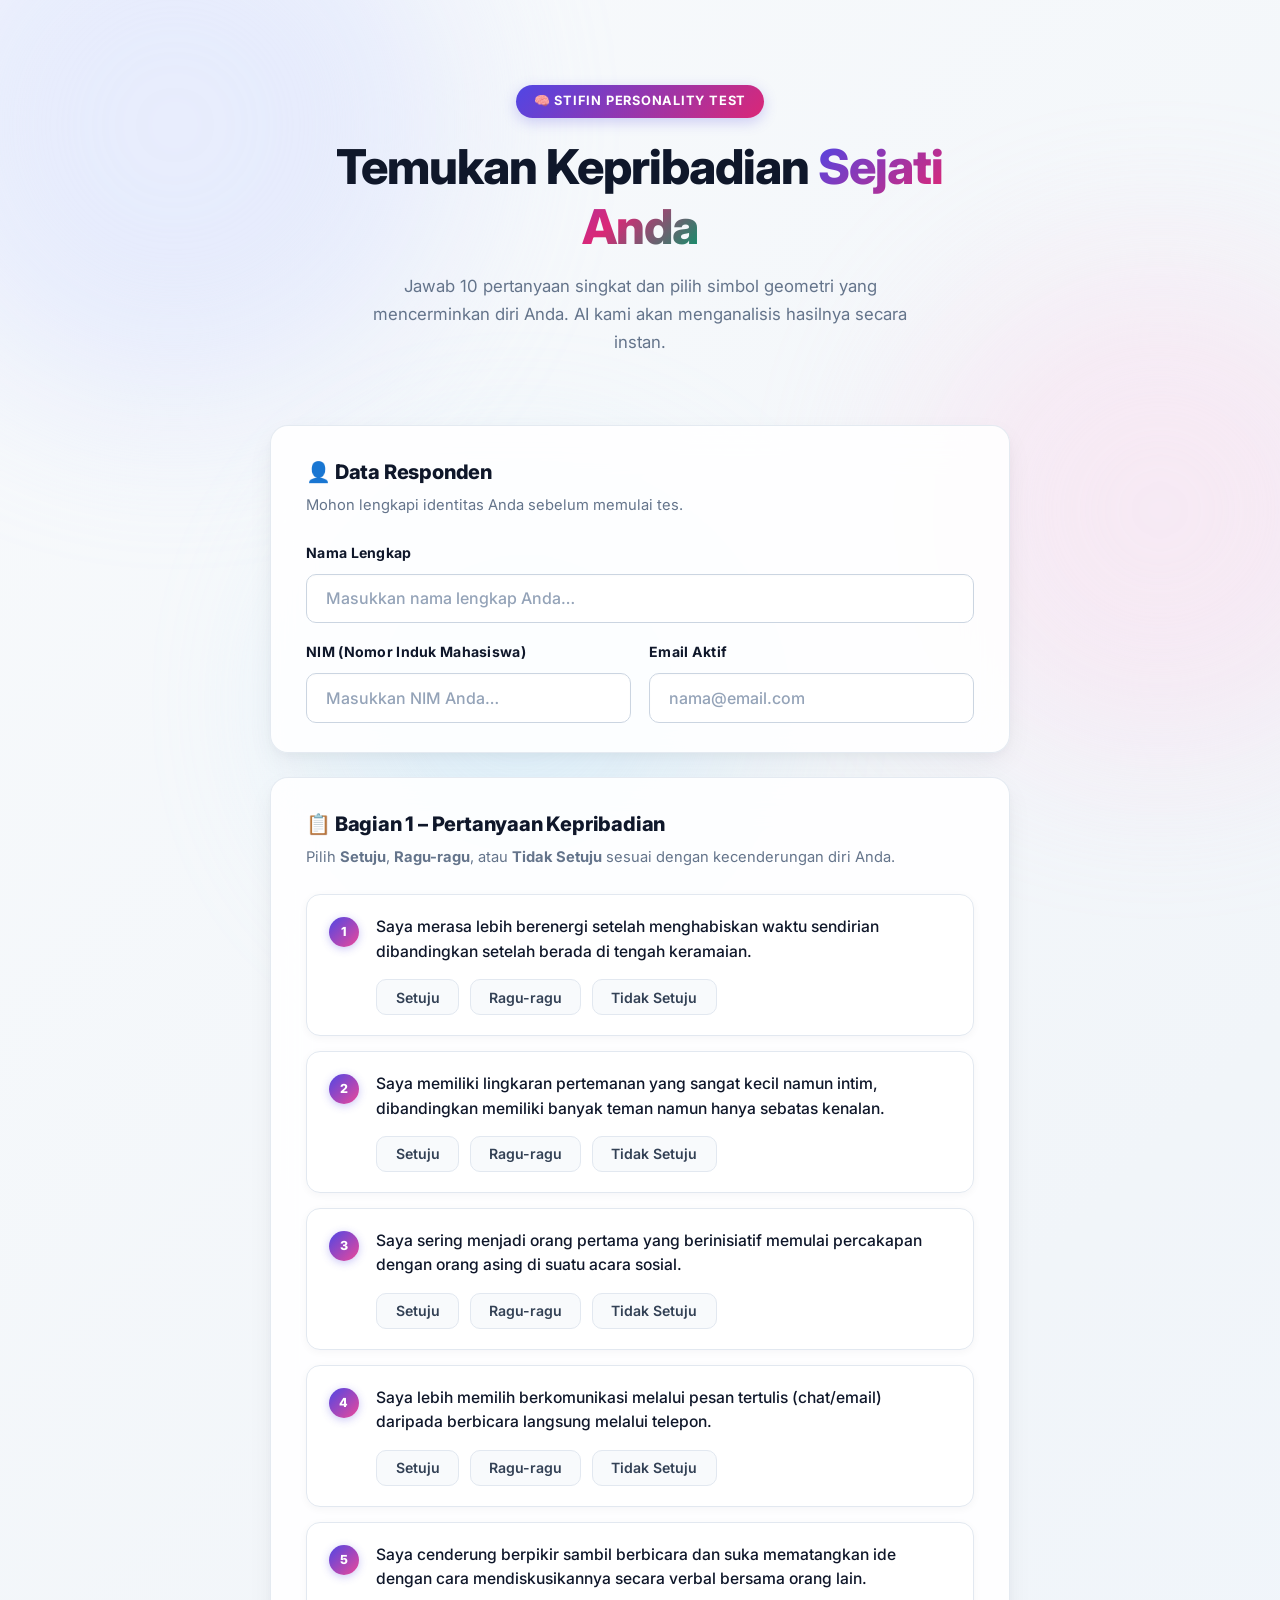
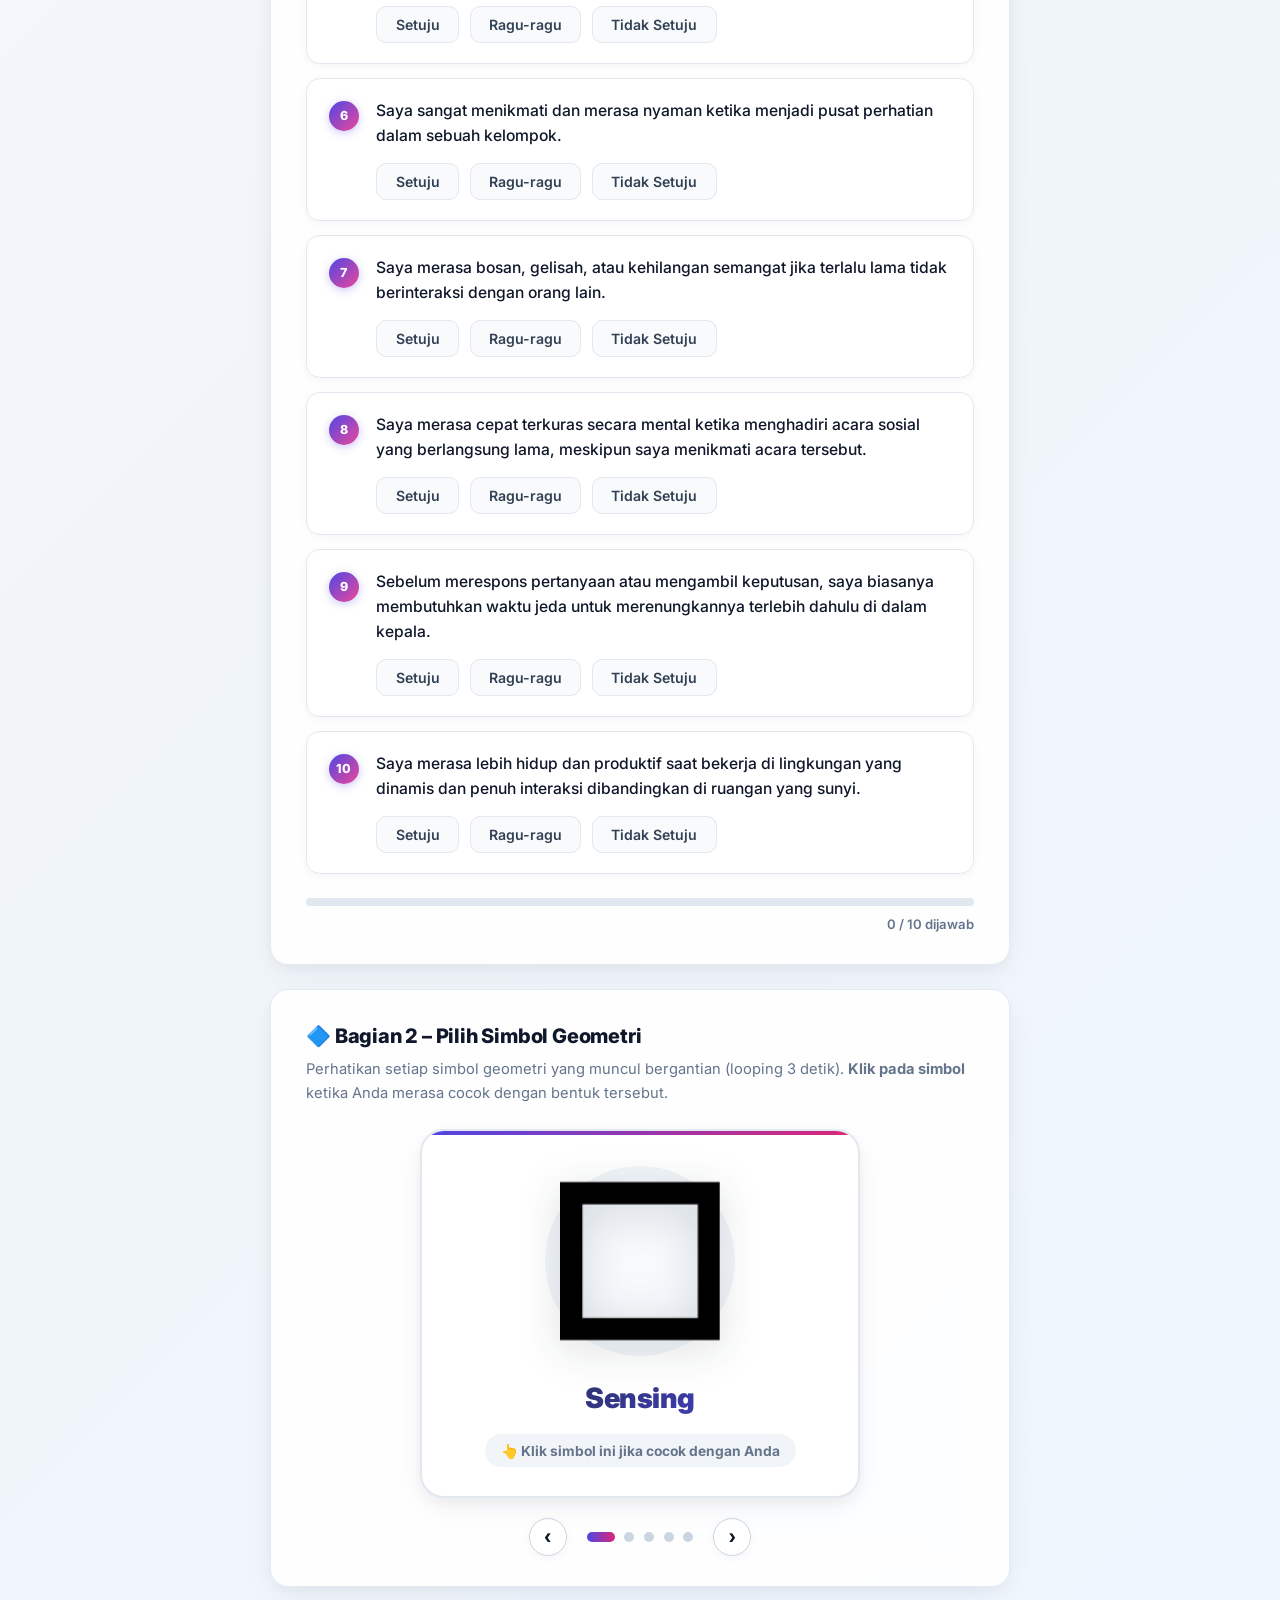
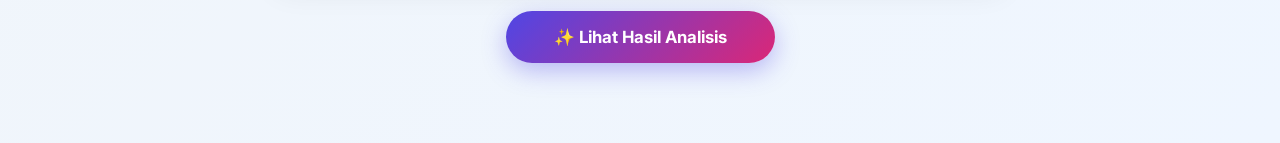
<file: templates/index.html>
<!DOCTYPE html>
<html lang="id">
<head>
  <meta charset="UTF-8" />
  <meta name="viewport" content="width=device-width, initial-scale=1.0" />
  <title>STIFIn – Penilaian Diri Psikologis</title>
  <meta name="description" content="Kenali tipe kepribadian STIFIn Anda melalui kuesioner interaktif berbasis AI." />
  <link rel="preconnect" href="https://fonts.googleapis.com" />
  <link href="https://fonts.googleapis.com/css2?family=Inter:wght@300;400;500;600;700;800&display=swap" rel="stylesheet" />
  <link rel="stylesheet" href="/static/css/style.css" />
</head>
<body>
  <!-- Background orbs -->
  <div class="orb orb-1"></div>
  <div class="orb orb-2"></div>
  <div class="orb orb-3"></div>

  <main class="container">
    <!-- Hero -->
    <header class="hero" id="hero-section">
      <div class="badge">🧠 STIFIn Personality Test</div>
      <h1>Temukan Kepribadian <span class="gradient-text">Sejati Anda</span></h1>
      <p class="subtitle">
        Jawab 10 pertanyaan singkat dan pilih simbol geometri yang mencerminkan diri Anda.
        AI kami akan menganalisis hasilnya secara instan.
      </p>
    </header>

    <!-- Form Data Responden -->
    <section class="card glass" id="card-responden">
      <h2 class="section-title">👤 Data Responden</h2>
      <p class="section-desc">Mohon lengkapi identitas Anda sebelum memulai tes.</p>

      <div class="form-group-wrap">
        <div class="form-field">
          <label class="field-label" for="input-nama">Nama Lengkap</label>
          <input
            type="text"
            id="input-nama"
            class="text-input"
            placeholder="Masukkan nama lengkap Anda…"
            autocomplete="name"
            required
          />
        </div>

        <div class="form-grid-2">
          <div class="form-field">
            <label class="field-label" for="input-nim">NIM (Nomor Induk Mahasiswa)</label>
            <input
              type="text"
              id="input-nim"
              class="text-input"
              placeholder="Masukkan NIM Anda…"
              autocomplete="off"
              required
            />
          </div>

          <div class="form-field">
            <label class="field-label" for="input-email">Email Aktif</label>
            <input
              type="email"
              id="input-email"
              class="text-input"
              placeholder="nama@email.com"
              autocomplete="email"
              required
            />
          </div>
        </div>
      </div>
    </section>

    <!-- Kuesioner 10 Pertanyaan -->
    <section class="card glass" id="card-kuesioner">
      <h2 class="section-title">📋 Bagian 1 – Pertanyaan Kepribadian</h2>
      <p class="section-desc">Pilih <strong>Setuju</strong>, <strong>Ragu-ragu</strong>, atau <strong>Tidak Setuju</strong> sesuai dengan kecenderungan diri Anda.</p>

      <div id="questions-wrapper">
        <!-- Digenerate oleh JavaScript -->
      </div>

      <!-- Progress -->
      <div class="progress-wrapper">
        <div class="progress-bar">
          <div class="progress-fill" id="progress-fill"></div>
        </div>
        <span class="progress-label" id="progress-label">0 / 10 dijawab</span>
      </div>
    </section>

    <!-- Bagian Geometri -->
    <section class="card glass" id="card-geometri">
      <h2 class="section-title">🔷 Bagian 2 – Pilih Simbol Geometri</h2>
      <p class="section-desc">
        Perhatikan setiap simbol geometri yang muncul bergantian (looping 3 detik). 
        <strong>Klik pada simbol</strong> ketika Anda merasa cocok dengan bentuk tersebut.
      </p>

      <div class="geo-showcase-container">
        <!-- Showcase Focus Card -->
        <div class="geo-focus-card" id="geo-focus-card" onclick="pilihGeoCurrent()" role="button" tabindex="0" title="Klik untuk memilih simbol ini">
          <!-- Countdown bar indicator (3 detik) -->
          <div class="geo-timer-track">
            <div class="geo-timer-bar" id="geo-timer-bar"></div>
          </div>

          <div class="geo-focus-img-wrap" id="geo-focus-img-wrap">
            <img id="geo-focus-img" src="/static/images/sensing.png" alt="Sensing" class="geo-focus-img" />
          </div>

          <div class="geo-focus-label" id="geo-focus-label">Sensing</div>

          <div class="geo-focus-status" id="geo-focus-status">
            <span class="status-hint">👆 Klik untuk Memilih Simbol Ini</span>
          </div>
        </div>

        <!-- Controls: Prev, Dots, Next -->
        <div class="geo-nav-controls">
          <button type="button" class="btn-geo-arrow" onclick="prevGeo()" aria-label="Simbol Sebelumnya">‹</button>
          <div class="geo-dot-indicators" id="geo-dot-indicators"></div>
          <button type="button" class="btn-geo-arrow" onclick="nextGeo()" aria-label="Simbol Berikutnya">›</button>
        </div>

        <!-- Feedback badge bila sudah memilih -->
        <div class="geo-choice-summary" id="geo-choice-summary" style="display: none;">
          <span class="choice-icon">✓</span>
          <span class="choice-text" id="geo-choice-text">Simbol Terpilih: Sensing</span>
        </div>
      </div>
    </section>

    <!-- Tombol Submit -->
    <div class="submit-wrapper">
      <button class="btn-submit" id="btn-submit" onclick="submitKuesioner()">
        <span class="btn-text">✨ Lihat Hasil Analisis</span>
        <span class="btn-loader hidden">⏳</span>
      </button>
    </div>
  </main>

  <script src="/static/js/kuesioner.js"></script>
</body>
</html>
</file>
<file: static/css/style.css>
/* ===================================================================
   style.css – STIFIn Penilaian Diri (Tema Light / Terang Modern)
   Design: Modern Clean Light Glassmorphism, Crisp Typography & Gradients
   =================================================================== */

/* ─── Reset & Base ────────────────────────────────────────────────── */
*, *::before, *::after { box-sizing: border-box; margin: 0; padding: 0; }

:root {
  --bg:           #f8fafc;
  --bg-gradient:  linear-gradient(135deg, #f8fafc 0%, #f1f5f9 50%, #eff6ff 100%);
  --surface:      rgba(255, 255, 255, 0.88);
  --surface-card: #ffffff;
  --border:       rgba(226, 232, 240, 0.9);
  --border-focus: #6366f1;
  --text:         #1e293b;
  --text-dark:    #0f172a;
  --muted:        #64748b;
  --introvert:    #7c3aed;   /* deep violet */
  --extrovert:    #db2777;   /* deep rose pink */
  --ambivert:     #059669;   /* deep emerald */
  --accent:       #4f46e5;
  --accent2:      #ec4899;
  --gold:         #d97706;
  --radius:       18px;
  --radius-sm:    10px;
  --shadow-sm:    0 2px 8px rgba(15, 23, 42, 0.04);
  --shadow:       0 10px 30px -5px rgba(15, 23, 42, 0.07), 0 4px 12px rgba(15, 23, 42, 0.03);
  --shadow-hover: 0 16px 36px -4px rgba(15, 23, 42, 0.12);
  --transition:   0.25s cubic-bezier(0.4, 0, 0.2, 1);
}

html { scroll-behavior: smooth; }

body {
  font-family: 'Inter', system-ui, -apple-system, sans-serif;
  background: var(--bg-gradient);
  color: var(--text);
  min-height: 100vh;
  overflow-x: hidden;
  line-height: 1.6;
}

/* ─── Animated Background Orbs (Light Pastel Accents) ─────────────── */
.orb {
  position: fixed;
  border-radius: 50%;
  filter: blur(90px);
  opacity: 0.45;
  pointer-events: none;
  animation: orb-drift 20s ease-in-out infinite alternate;
  z-index: 0;
}
.orb-1 {
  width: 550px; height: 550px;
  background: radial-gradient(circle, #e0e7ff 0%, #c7d2fe 60%, transparent 80%);
  top: -150px; left: -100px;
  animation-duration: 18s;
}
.orb-2 {
  width: 480px; height: 480px;
  background: radial-gradient(circle, #fce7f3 0%, #fbcfe8 60%, transparent 80%);
  top: 30%; right: -120px;
  animation-duration: 24s;
  animation-delay: -6s;
}
.orb-3 {
  width: 400px; height: 400px;
  background: radial-gradient(circle, #e0f2fe 0%, #bae6fd 60%, transparent 80%);
  bottom: 0; left: 25%;
  animation-duration: 20s;
  animation-delay: -10s;
}
@keyframes orb-drift {
  from { transform: translate(0, 0) scale(1); }
  to   { transform: translate(30px, 40px) scale(1.08); }
}

/* ─── Layout ──────────────────────────────────────────────────────── */
.container {
  position: relative;
  z-index: 1;
  max-width: 780px;
  margin: 0 auto;
  padding: 2.5rem 1.25rem 5rem;
  display: flex;
  flex-direction: column;
  gap: 1.5rem;
}
.container.container-hasil {
  max-width: 1000px;
}

/* ─── Glass Card (Light) ──────────────────────────────────────────── */
.card.glass {
  background: var(--surface);
  border: 1px solid var(--border);
  border-radius: var(--radius);
  backdrop-filter: blur(20px);
  -webkit-backdrop-filter: blur(20px);
  padding: 1.85rem 2.2rem;
  box-shadow: var(--shadow);
  animation: slide-up 0.5s ease both;
}
.card.glass:nth-child(2) { animation-delay: 0.1s; }
.card.glass:nth-child(3) { animation-delay: 0.2s; }
.card.glass:nth-child(4) { animation-delay: 0.3s; }

@keyframes slide-up {
  from { opacity: 0; transform: translateY(20px); }
  to   { opacity: 1; transform: translateY(0); }
}

/* ─── Hero Section ───────────────────────────────────────────────── */
.hero {
  text-align: center;
  padding: 2.8rem 1.5rem;
}
.badge {
  display: inline-block;
  background: linear-gradient(135deg, #4f46e5 0%, #db2777 100%);
  color: #ffffff;
  font-size: 0.8rem;
  font-weight: 700;
  letter-spacing: 0.06em;
  padding: 0.4rem 1.15rem;
  border-radius: 999px;
  margin-bottom: 1.2rem;
  text-transform: uppercase;
  box-shadow: 0 4px 14px rgba(79, 70, 229, 0.25);
}
.hero h1 {
  font-size: clamp(2rem, 5vw, 3rem);
  font-weight: 800;
  line-height: 1.25;
  margin-bottom: 1rem;
  color: var(--text-dark);
  letter-spacing: -0.02em;
}
.gradient-text {
  background: linear-gradient(135deg, #4f46e5 0%, #db2777 60%, #059669 100%);
  -webkit-background-clip: text;
  -webkit-text-fill-color: transparent;
  background-clip: text;
}
.subtitle {
  color: var(--muted);
  font-size: 1.05rem;
  max-width: 540px;
  margin: 0 auto;
  line-height: 1.65;
}

/* ─── Section Titles ─────────────────────────────────────────────── */
.section-title {
  font-size: 1.25rem;
  font-weight: 800;
  margin-bottom: 0.4rem;
  color: var(--text-dark);
  letter-spacing: -0.01em;
}
.section-desc {
  font-size: 0.92rem;
  color: var(--muted);
  margin-bottom: 1.5rem;
}

/* ─── Text Input ─────────────────────────────────────────────────── */
.field-label {
  display: block;
  font-size: 0.88rem;
  font-weight: 700;
  color: var(--text-dark);
  margin-bottom: 0.6rem;
  letter-spacing: 0.02em;
}
.text-input {
  width: 100%;
  background: #ffffff;
  border: 1.5px solid #cbd5e1;
  border-radius: var(--radius-sm);
  color: var(--text-dark);
  font-family: inherit;
  font-size: 1rem;
  font-weight: 500;
  padding: 0.85rem 1.15rem;
  outline: none;
  transition: all var(--transition);
  box-shadow: inset 0 1px 2px rgba(15, 23, 42, 0.02);
}
.text-input:focus {
  border-color: var(--accent);
  background: #ffffff;
  box-shadow: 0 0 0 4px rgba(99, 102, 241, 0.15);
}
.text-input::placeholder { color: #94a3b8; }

.form-group-wrap {
  display: flex;
  flex-direction: column;
  gap: 1.15rem;
}
.form-grid-2 {
  display: grid;
  grid-template-columns: 1fr 1fr;
  gap: 1.15rem;
}
@media (max-width: 620px) {
  .form-grid-2 {
    grid-template-columns: 1fr;
  }
}
.form-field {
  display: flex;
  flex-direction: column;
}
.question-item {
  display: flex;
  gap: 1.1rem;
  padding: 1.25rem 1.35rem;
  border-radius: 14px;
  border: 1.5px solid #e2e8f0;
  margin-bottom: 0.9rem;
  background: #ffffff;
  transition: all var(--transition);
  box-shadow: var(--shadow-sm);
}
.question-item:hover {
  border-color: #cbd5e1;
  box-shadow: 0 4px 14px rgba(15, 23, 42, 0.06);
}
.question-item.answered {
  border-color: #a5b4fc;
  background: #fcfaff;
  box-shadow: 0 4px 16px rgba(99, 102, 241, 0.08);
}
.question-number {
  flex-shrink: 0;
  padding-top: 2px;
}
.q-badge {
  display: flex;
  align-items: center;
  justify-content: center;
  width: 30px;
  height: 30px;
  background: linear-gradient(135deg, #4f46e5, #ec4899);
  border-radius: 50%;
  font-size: 0.78rem;
  font-weight: 800;
  color: #ffffff;
  box-shadow: 0 2px 8px rgba(79, 70, 229, 0.3);
}
.question-body { flex: 1; }
.question-text {
  font-size: 0.98rem;
  color: var(--text-dark);
  font-weight: 500;
  margin-bottom: 0.9rem;
  line-height: 1.58;
}

/* ─── Answer Buttons ─────────────────────────────────────────────── */
.btn-group { display: flex; gap: 0.65rem; flex-wrap: wrap; }
.btn-answer {
  cursor: pointer;
  background: #f8fafc;
  border: 1.5px solid #e2e8f0;
  border-radius: 10px;
  color: #334155;
  font-family: inherit;
  font-size: 0.88rem;
  font-weight: 600;
  padding: 0.55rem 1.15rem;
  transition: all var(--transition);
}
.btn-answer:hover {
  background: #f1f5f9;
  border-color: #cbd5e1;
  color: var(--text-dark);
  transform: translateY(-1px);
}
.btn-answer.selected {
  background: linear-gradient(135deg, #4f46e5, #7c3aed);
  border-color: transparent;
  color: #ffffff;
  font-weight: 700;
  box-shadow: 0 4px 14px rgba(79, 70, 229, 0.35);
  transform: translateY(-1px);
}

/* ─── Progress Bar ───────────────────────────────────────────────── */
.progress-wrapper {
  margin-top: 1.5rem;
  display: flex;
  flex-direction: column;
  gap: 0.5rem;
}
.progress-bar {
  height: 8px;
  background: #e2e8f0;
  border-radius: 999px;
  overflow: hidden;
}
.progress-fill {
  height: 100%;
  background: linear-gradient(90deg, #4f46e5, #ec4899);
  border-radius: 999px;
  transition: width 0.4s ease;
  width: 0%;
}
.progress-label {
  font-size: 0.82rem;
  font-weight: 600;
  color: var(--muted);
  text-align: right;
}

/* ─── Geometry Showcase (Single Focus Looping Zoom-In) ────────────── */
.geo-showcase-container {
  display: flex;
  flex-direction: column;
  align-items: center;
  gap: 1.25rem;
  margin-top: 1.2rem;
  user-select: none;
}

.geo-focus-card {
  position: relative;
  width: 100%;
  max-width: 440px;
  background: #ffffff;
  border: 2px solid #e2e8f0;
  border-radius: 24px;
  padding: 2.2rem 1.8rem 1.8rem;
  text-align: center;
  cursor: pointer;
  box-shadow: 0 10px 30px -5px rgba(15, 23, 42, 0.08), 0 4px 12px rgba(15, 23, 42, 0.03);
  transition: all 0.3s cubic-bezier(0.4, 0, 0.2, 1);
  outline: none;
  overflow: hidden;
}

.geo-focus-card:hover {
  border-color: #cbd5e1;
  transform: translateY(-4px);
  box-shadow: 0 16px 36px -4px rgba(15, 23, 42, 0.12);
}

.geo-focus-card.is-selected {
  border-color: #db2777;
  background: linear-gradient(180deg, #ffffff 0%, #fdf2f8 100%);
  box-shadow: 0 0 0 4px rgba(219, 39, 119, 0.2), 0 18px 40px -4px rgba(219, 39, 119, 0.25);
  transform: translateY(-4px) scale(1.01);
}

/* 3-Second Timer Progress Bar */
.geo-timer-track {
  position: absolute;
  top: 0;
  left: 0;
  right: 0;
  height: 4px;
  background: #f1f5f9;
  overflow: hidden;
}

.geo-timer-bar {
  height: 100%;
  width: 0%;
  background: linear-gradient(90deg, #4f46e5, #db2777);
  border-radius: 999px;
}

.geo-timer-bar.running {
  animation: geoTimerRun 3s linear forwards;
}

@keyframes geoTimerRun {
  from { width: 0%; }
  to   { width: 100%; }
}

/* Big Geometry Image & Zoom-in Animation */
.geo-focus-img-wrap {
  width: 190px;
  height: 190px;
  margin: 0 auto 1.25rem;
  display: flex;
  align-items: center;
  justify-content: center;
  background: radial-gradient(circle, #f8fafc 0%, #f1f5f9 70%, transparent 100%);
  border-radius: 50%;
  position: relative;
}

.geo-focus-img {
  width: 160px;
  height: 160px;
  object-fit: contain;
  filter: drop-shadow(0 8px 20px rgba(15, 23, 42, 0.16));
  will-change: transform, opacity;
}

.geo-focus-img.zoom-in {
  animation: geoZoomIn 0.55s cubic-bezier(0.34, 1.56, 0.64, 1) forwards;
}

.geo-focus-label {
  font-size: 1.75rem;
  font-weight: 900;
  letter-spacing: -0.02em;
  color: var(--text-dark);
  margin-bottom: 0.8rem;
  background: linear-gradient(135deg, #1e293b 0%, #4f46e5 100%);
  -webkit-background-clip: text;
  -webkit-text-fill-color: transparent;
  background-clip: text;
}

.geo-focus-card.is-selected .geo-focus-label {
  background: linear-gradient(135deg, #4f46e5 0%, #db2777 100%);
  -webkit-background-clip: text;
  -webkit-text-fill-color: transparent;
  background-clip: text;
}

.geo-focus-label.zoom-in {
  animation: geoLabelIn 0.4s ease forwards;
}

@keyframes geoZoomIn {
  0% {
    opacity: 0;
    transform: scale(0.65);
  }
  65% {
    opacity: 1;
    transform: scale(1.06);
  }
  100% {
    opacity: 1;
    transform: scale(1);
  }
}

@keyframes geoLabelIn {
  0% {
    opacity: 0;
    transform: translateY(10px);
  }
  100% {
    opacity: 1;
    transform: translateY(0);
  }
}

/* Status / Click Hint */
.geo-focus-status {
  margin-top: 0.4rem;
  font-size: 0.86rem;
  font-weight: 700;
  display: flex;
  justify-content: center;
  align-items: center;
}

.status-hint {
  color: var(--muted);
  background: #f1f5f9;
  padding: 0.35rem 1rem;
  border-radius: 999px;
  transition: all var(--transition);
}

.geo-focus-card:hover .status-hint {
  color: #4f46e5;
  background: #eef2ff;
}

.status-selected {
  color: #ffffff;
  background: linear-gradient(135deg, #db2777 0%, #be185d 100%);
  padding: 0.4rem 1.2rem;
  border-radius: 999px;
  box-shadow: 0 4px 12px rgba(219, 39, 119, 0.3);
  animation: badgePop 0.3s ease both;
}

/* Controls: Arrows & Dots */
.geo-nav-controls {
  display: flex;
  align-items: center;
  gap: 1.25rem;
}

.btn-geo-arrow {
  width: 38px;
  height: 38px;
  border-radius: 50%;
  border: 1.5px solid #cbd5e1;
  background: #ffffff;
  color: var(--text-dark);
  font-size: 1.4rem;
  font-weight: 700;
  display: flex;
  align-items: center;
  justify-content: center;
  cursor: pointer;
  transition: all var(--transition);
  box-shadow: var(--shadow-sm);
  line-height: 1;
}

.btn-geo-arrow:hover {
  background: #f8fafc;
  border-color: #4f46e5;
  color: #4f46e5;
  transform: scale(1.08);
}

.geo-dot-indicators {
  display: flex;
  align-items: center;
  gap: 0.6rem;
}

.geo-dot {
  width: 10px;
  height: 10px;
  border-radius: 999px;
  background: #cbd5e1;
  border: none;
  cursor: pointer;
  padding: 0;
  transition: all 0.25s cubic-bezier(0.4, 0, 0.2, 1);
}

.geo-dot:hover {
  background: #94a3b8;
}

.geo-dot.active {
  width: 28px;
  background: linear-gradient(90deg, #4f46e5, #db2777);
}

.geo-dot.chosen:not(.active) {
  background: #db2777;
}

/* Choice Summary Badge */
.geo-choice-summary {
  display: flex;
  align-items: center;
  gap: 0.6rem;
  background: #fdf2f8;
  border: 1.5px solid #fbcfe8;
  color: #be185d;
  font-size: 0.92rem;
  font-weight: 800;
  padding: 0.5rem 1.25rem;
  border-radius: 999px;
  box-shadow: 0 4px 14px rgba(219, 39, 119, 0.15);
}

.choice-icon {
  display: flex;
  align-items: center;
  justify-content: center;
  width: 20px;
  height: 20px;
  background: #db2777;
  color: #ffffff;
  border-radius: 50%;
  font-size: 0.72rem;
  font-weight: 900;
}

@keyframes badgePop {
  0% { transform: scale(0.9); opacity: 0; }
  100% { transform: scale(1); opacity: 1; }
}
.badge-pop {
  animation: badgePop 0.35s ease both;
}

/* ─── Submit Button ──────────────────────────────────────────────── */
.submit-wrapper { display: flex; justify-content: center; }
.btn-submit {
  cursor: pointer;
  background: linear-gradient(135deg, #4f46e5 0%, #db2777 100%);
  border: none;
  border-radius: 999px;
  color: #ffffff;
  font-family: inherit;
  font-size: 1.05rem;
  font-weight: 700;
  padding: 1rem 3rem;
  box-shadow: 0 8px 25px rgba(79, 70, 229, 0.35);
  transition: all var(--transition);
  position: relative;
  overflow: hidden;
}
.btn-submit:hover:not(:disabled) {
  transform: translateY(-2px);
  box-shadow: 0 12px 32px rgba(79, 70, 229, 0.45);
}
.btn-submit:active:not(:disabled) { transform: translateY(0); }
.btn-submit:disabled { opacity: 0.7; cursor: not-allowed; }
.hidden { display: none !important; }

/* ─── Toast ──────────────────────────────────────────────────────── */
.toast {
  position: fixed;
  bottom: 2rem;
  left: 50%;
  transform: translateX(-50%) translateY(20px);
  background: #0f172a;
  border: 1px solid rgba(255, 255, 255, 0.15);
  box-shadow: 0 10px 25px rgba(0, 0, 0, 0.2);
  border-radius: 999px;
  color: #ffffff;
  font-size: 0.9rem;
  font-weight: 600;
  padding: 0.75rem 1.6rem;
  opacity: 0;
  transition: opacity 0.3s ease, transform 0.3s ease;
  z-index: 999;
  pointer-events: none;
  white-space: nowrap;
}
.toast.show { opacity: 1; transform: translateX(-50%) translateY(0); }

/* ─── Hasil Hero ─────────────────────────────────────────────────── */
.hasil-hero {
  text-align: center;
}

/* ─── Hasil Header Card ──────────────────────────────────────────── */
.hasil-header-card {
  padding: 1.6rem 2.2rem;
}
.header-profile-wrap {
  display: flex;
  align-items: center;
  justify-content: space-between;
  gap: 1.5rem;
  flex-wrap: wrap;
}
.header-badge-stifin {
  width: 64px;
  height: 64px;
  border-radius: 18px;
  background: linear-gradient(135deg, #4f46e5 0%, #db2777 100%);
  color: #ffffff;
  font-size: 1.65rem;
  font-weight: 800;
  display: flex;
  align-items: center;
  justify-content: center;
  box-shadow: 0 8px 22px rgba(79, 70, 229, 0.28);
  letter-spacing: -0.02em;
  flex-shrink: 0;
}
.header-user-info {
  flex: 1;
  min-width: 220px;
}
.hasil-nama-title {
  font-size: 1.55rem;
  font-weight: 800;
  color: var(--text-dark);
  line-height: 1.25;
  margin-bottom: 0.25rem;
}
.hasil-identitas {
  font-size: 0.88rem;
  font-weight: 600;
  color: var(--muted);
}
.header-type-pill {
  display: flex;
  flex-direction: column;
  align-items: flex-end;
  gap: 0.2rem;
  text-align: right;
}
@media (max-width: 640px) {
  .header-type-pill {
    align-items: flex-start;
    text-align: left;
    width: 100%;
    margin-top: 0.4rem;
  }
}
.pill-prefix {
  font-size: 0.76rem;
  font-weight: 700;
  text-transform: uppercase;
  letter-spacing: 0.05em;
  color: var(--muted);
}
.pill-tipe-main {
  font-size: 1.4rem;
  font-weight: 800;
  background: linear-gradient(135deg, #4f46e5 0%, #db2777 60%, #059669 100%);
  -webkit-background-clip: text;
  -webkit-text-fill-color: transparent;
  background-clip: text;
}

/* ─── Hasil Grid Duo (Side-by-side) ──────────────────────────────── */
.hasil-grid-duo {
  display: grid;
  grid-template-columns: repeat(2, 1fr);
  gap: 1.5rem;
  align-items: stretch;
}
@media (max-width: 840px) {
  .hasil-grid-duo {
    grid-template-columns: 1fr;
  }
}
.card-duo {
  display: flex;
  flex-direction: column;
  justify-content: space-between;
  padding: 1.85rem 2rem;
  height: 100%;
}
.card-duo-header {
  display: flex;
  align-items: center;
  justify-content: space-between;
  margin-bottom: 1rem;
}
.card-duo-tag {
  font-size: 0.76rem;
  font-weight: 800;
  text-transform: uppercase;
  letter-spacing: 0.05em;
  color: #4f46e5;
  background: #eef2ff;
  padding: 0.32rem 0.85rem;
  border-radius: 999px;
  border: 1px solid #e0e7ff;
}
.card-duo-tag.tag-mesin {
  color: #db2777;
  background: #fdf2f8;
  border-color: #fce7f3;
}
.hasil-icon-mini {
  font-size: 1.8rem;
  line-height: 1;
}
.geo-mini-badge {
  font-size: 0.82rem;
  font-weight: 800;
  background: #f8fafc;
  color: #475569;
  padding: 0.28rem 0.7rem;
  border-radius: 8px;
  border: 1.5px solid #e2e8f0;
}
.duo-title {
  font-size: 1.65rem;
  font-weight: 800;
  line-height: 1.25;
  margin-bottom: 0.45rem;
}
.geo-title-gradient {
  background: linear-gradient(135deg, #4f46e5, #db2777);
  -webkit-background-clip: text;
  -webkit-text-fill-color: transparent;
  background-clip: text;
}
.duo-desc {
  font-size: 0.92rem;
  color: #475569;
  line-height: 1.65;
  margin-bottom: 1.1rem;
  flex-grow: 1;
}
.duo-sub-info {
  margin-top: 1rem;
  padding-top: 0.85rem;
  border-top: 1px dashed #e2e8f0;
  font-size: 0.86rem;
  color: var(--muted);
  line-height: 1.55;
}

/* Mesin Berpikir Duo Top */
.geo-duo-top {
  display: flex;
  align-items: center;
  gap: 1.2rem;
  margin-bottom: 1.2rem;
}
.geo-result-img-wrap {
  flex-shrink: 0;
  width: 82px;
  height: 82px;
  display: flex;
  align-items: center;
  justify-content: center;
  background: #ffffff;
  border-radius: 50%;
  border: 2px solid #e2e8f0;
  box-shadow: var(--shadow-sm);
}
.geo-result-img {
  width: 56px;
  height: 56px;
  object-fit: contain;
}
.geo-duo-title-wrap {
  flex: 1;
}
.geo-duo-sub {
  font-size: 0.88rem;
  font-weight: 700;
  color: var(--muted);
}
.mesin-attr-grid {
  display: grid;
  grid-template-columns: 1fr 1fr;
  gap: 0.75rem;
  margin-top: auto;
  padding-top: 1rem;
  border-top: 1px dashed #e2e8f0;
}
@media (max-width: 480px) {
  .mesin-attr-grid {
    grid-template-columns: 1fr;
  }
}
.attr-item {
  background: #f8fafc;
  border: 1px solid #e2e8f0;
  border-radius: 10px;
  padding: 0.65rem 0.85rem;
  display: flex;
  flex-direction: column;
  gap: 0.15rem;
}
.attr-label {
  font-size: 0.72rem;
  font-weight: 700;
  text-transform: uppercase;
  color: var(--muted);
}
.attr-val {
  font-size: 0.92rem;
  font-weight: 700;
  color: var(--text-dark);
}

/* ─── Dual Score Bar ─────────────────────────────────────────────── */
.score-wrapper {
  margin-top: 0.8rem;
  display: flex;
  flex-direction: column;
  gap: 0.55rem;
  align-items: center;
}
.score-row {
  display: flex;
  align-items: center;
  gap: 0.85rem;
  width: 100%;
}
.score-label {
  font-size: 0.82rem;
  font-weight: 700;
  white-space: nowrap;
  width: 70px;
}
.introvert-label { color: var(--introvert); text-align: right; }
.extrovert-label { color: var(--extrovert); }
.dual-bar {
  flex: 1;
  height: 12px;
  background: #e2e8f0;
  border-radius: 999px;
  overflow: hidden;
  display: flex;
  box-shadow: inset 0 1px 3px rgba(0,0,0,0.08);
}
.bar-fill {
  height: 100%;
  transition: width 1s cubic-bezier(0.4,0,0.2,1);
}
.bar-introvert { background: linear-gradient(90deg, #7c3aed, #9333ea); }
.bar-extrovert { background: linear-gradient(90deg, #ec4899, #db2777); }
.score-numbers {
  display: flex;
  align-items: center;
  gap: 0.75rem;
  font-size: 1.05rem;
  font-weight: 800;
}
.num-i { color: var(--introvert); }
.num-e { color: var(--extrovert); }
.score-sep { color: var(--muted); font-size: 0.82rem; }

/* ─── Ulasan Analisis Menyeluruh Kepribadian STIFIn ───────────────── */
.ulasan-section {
  padding: 2.2rem 2.4rem;
}
.ulasan-header {
  text-align: center;
  margin-bottom: 2rem;
}
.ulasan-badge {
  display: inline-block;
  background: #eef2ff;
  color: #4f46e5;
  font-size: 0.76rem;
  font-weight: 800;
  letter-spacing: 0.08em;
  padding: 0.35rem 1rem;
  border-radius: 999px;
  margin-bottom: 0.75rem;
  border: 1px solid #c7d2fe;
}
.section-title-large {
  font-size: 1.7rem;
  font-weight: 800;
  color: var(--text-dark);
  letter-spacing: -0.02em;
  margin-bottom: 0.5rem;
}
.ulasan-grid-cards {
  display: flex;
  flex-direction: column;
  gap: 1.5rem;
}
.ulasan-card-item {
  background: #ffffff;
  border: 1.5px solid #e2e8f0;
  border-radius: var(--radius);
  padding: 1.6rem 1.8rem;
  box-shadow: var(--shadow-sm);
  transition: all var(--transition);
}
.ulasan-card-item:hover {
  border-color: #cbd5e1;
  box-shadow: 0 10px 26px rgba(15, 23, 42, 0.06);
  transform: translateY(-2px);
}
.ulasan-card-highlight {
  border-color: #fbcfe8;
  background: linear-gradient(180deg, #ffffff 0%, #fff7fb 100%);
}
.ulasan-card-header {
  display: flex;
  align-items: center;
  gap: 1rem;
  margin-bottom: 1.1rem;
  padding-bottom: 0.85rem;
  border-bottom: 1px solid #f1f5f9;
}
.icon-circle {
  width: 44px;
  height: 44px;
  border-radius: 14px;
  display: flex;
  align-items: center;
  justify-content: center;
  font-size: 1.35rem;
  flex-shrink: 0;
}
.icon-umum { background: #ede9fe; }
.icon-belajar { background: #e0f2fe; }
.icon-profesi { background: #fef3c7; }
.icon-bisnis { background: #dcfce7; }
.icon-mitra { background: #fce7f3; }
.ulasan-card-title {
  font-size: 1.2rem;
  font-weight: 800;
  color: var(--text-dark);
  line-height: 1.25;
}
.ulasan-card-sub {
  font-size: 0.82rem;
  color: var(--muted);
  font-weight: 500;
}
.ulasan-card-body {
  font-size: 0.94rem;
  color: #334155;
  line-height: 1.7;
}
.ulasan-card-body p {
  margin-bottom: 0.8rem;
}
.ulasan-card-body p:last-child {
  margin-bottom: 0;
}

/* Bullet list & highlights inside review cards */
.point-grid {
  display: grid;
  grid-template-columns: 1fr;
  gap: 0.75rem;
  margin-top: 0.85rem;
}
.point-card {
  background: #f8fafc;
  border-left: 3.5px solid #4f46e5;
  padding: 0.85rem 1.1rem;
  border-radius: 0 10px 10px 0;
  font-size: 0.91rem;
  line-height: 1.6;
}
.point-card.point-pink { border-left-color: #db2777; }
.point-card.point-amber { border-left-color: #d97706; }
.point-card.point-emerald { border-left-color: #059669; }
.point-card-title {
  font-weight: 800;
  color: var(--text-dark);
  margin-bottom: 0.25rem;
  display: block;
}

/* Partner synergy cards */
.mitra-box-grid {
  display: grid;
  grid-template-columns: repeat(auto-fit, minmax(280px, 1fr));
  gap: 1rem;
  margin-top: 1rem;
}
.mitra-box {
  background: #ffffff;
  border: 1.5px solid #fce7f3;
  border-radius: 12px;
  padding: 1.1rem 1.25rem;
  box-shadow: 0 2px 6px rgba(219, 39, 119, 0.05);
}
.mitra-box-header {
  display: flex;
  align-items: center;
  justify-content: space-between;
  margin-bottom: 0.5rem;
}
.mitra-nama {
  font-size: 1.02rem;
  font-weight: 800;
  color: #9d174d;
}
.mitra-status-tag {
  font-size: 0.72rem;
  font-weight: 700;
  padding: 0.2rem 0.6rem;
  border-radius: 999px;
  background: #fdf2f8;
  color: #db2777;
  border: 1px solid #fbcfe8;
}
.mitra-desc {
  font-size: 0.88rem;
  color: #475569;
  line-height: 1.55;
}
.mitra-kunci-sinergi {
  margin-top: 0.7rem;
  padding-top: 0.65rem;
  border-top: 1px dashed #fce7f3;
  font-size: 0.82rem;
  font-weight: 600;
  color: #831843;
}

/* ─── Rekap Jawaban ──────────────────────────────────────────────── */
.rekap-list { display: flex; flex-direction: column; gap: 0.6rem; margin-top: 0.6rem; }
.rekap-row {
  display: flex;
  align-items: flex-start;
  gap: 0.85rem;
  padding: 0.85rem 1.1rem;
  border-radius: 12px;
  background: #ffffff;
  border: 1.5px solid #e2e8f0;
  font-size: 0.9rem;
  box-shadow: 0 1px 3px rgba(15, 23, 42, 0.03);
}
.rekap-no {
  flex-shrink: 0;
  width: 24px;
  height: 24px;
  display: flex;
  align-items: center;
  justify-content: center;
  background: #f1f5f9;
  color: #475569;
  border-radius: 50%;
  font-size: 0.75rem;
  font-weight: 800;
}
.rekap-text { flex: 1; color: var(--text-dark); line-height: 1.52; font-weight: 500; }
.rekap-tag {
  flex-shrink: 0;
  font-size: 0.72rem;
  font-weight: 800;
  padding: 0.22rem 0.65rem;
  border-radius: 999px;
  letter-spacing: 0.03em;
}
.tag-i { background: #ede9fe; color: #6d28d9; }
.tag-e { background: #fce7f3; color: #be185d; }
.rekap-jawaban {
  flex-shrink: 0;
  font-size: 0.82rem;
  font-weight: 700;
}
.jwb-benar { color: #059669; }
.jwb-salah { color: #e11d48; }
.jwb-ragu  { color: #d97706; }

/* ─── Chatbot ────────────────────────────────────────────────────── */
.chatbot-section { }
.chat-window {
  background: #f8fafc;
  border: 1.5px solid #e2e8f0;
  border-radius: var(--radius-sm);
  height: 340px;
  overflow-y: auto;
  padding: 1.25rem;
  display: flex;
  flex-direction: column;
  gap: 1.1rem;
  margin-bottom: 0.95rem;
  scroll-behavior: smooth;
  box-shadow: inset 0 2px 4px rgba(15, 23, 42, 0.03);
}

.chat-row {
  display: flex;
  align-items: flex-end;
  gap: 0.65rem;
  width: 100%;
  animation: bubble-in 0.25s ease both;
}
.chat-row.bot-row {
  justify-content: flex-start;
}
.chat-row.user-row {
  justify-content: flex-end;
}

.chat-avatar {
  width: 36px;
  height: 36px;
  border-radius: 50%;
  display: flex;
  align-items: center;
  justify-content: center;
  font-size: 1.15rem;
  flex-shrink: 0;
  box-shadow: 0 2px 6px rgba(15, 23, 42, 0.06);
  user-select: none;
}
.bot-avatar {
  background: #ede9fe;
  border: 1.5px solid #c7d2fe;
}
.user-avatar {
  background: #fce7f3;
  border: 1.5px solid #fbcfe8;
}

.chat-bubble {
  position: relative;
  max-width: 78%;
  padding: 0.85rem 1.15rem;
  border-radius: 18px;
  font-size: 0.92rem;
  line-height: 1.58;
}
@keyframes bubble-in {
  from { opacity: 0; transform: scale(0.96); }
  to   { opacity: 1; transform: scale(1); }
}

/* Balon Bot dengan Ekor Balon Percakapan */
.chat-bubble.bot {
  background: #ffffff;
  border: 1.5px solid #e2e8f0;
  border-bottom-left-radius: 4px;
  color: var(--text-dark);
  box-shadow: 0 2px 8px rgba(15, 23, 42, 0.05);
}
.chat-bubble.bot::before {
  content: "";
  position: absolute;
  bottom: 0;
  left: -7px;
  width: 0;
  height: 0;
  border-style: solid;
  border-width: 0 7px 9px 0;
  border-color: transparent #ffffff transparent transparent;
  filter: drop-shadow(-1px 1px 0px #e2e8f0);
}

/* Balon User dengan Ekor Balon Percakapan */
.chat-bubble.user {
  background: linear-gradient(135deg, #4f46e5, #7c3aed);
  border-bottom-right-radius: 4px;
  color: #ffffff;
  box-shadow: 0 4px 14px rgba(79, 70, 229, 0.25);
}
.chat-bubble.user::before {
  content: "";
  position: absolute;
  bottom: 0;
  right: -7px;
  width: 0;
  height: 0;
  border-style: solid;
  border-width: 0 0 9px 7px;
  border-color: transparent transparent transparent #7c3aed;
}

.chat-bubble.loading { opacity: 0.75; font-style: italic; }
.chat-bubble.error { background: #fff1f2; border-color: #fecdd3; color: #be123c; }

/* ─── Markdown Formatting di dalam Balon Chat ─── */
.chat-bubble p {
  margin: 0 0 0.65rem 0;
}
.chat-bubble p:last-child {
  margin-bottom: 0;
}
.chat-bubble h3,
.chat-bubble h4,
.chat-bubble h5 {
  margin: 0.95rem 0 0.45rem 0;
  font-size: 0.98rem;
  font-weight: 800;
  color: #1e1b4b;
}
.chat-bubble h3:first-child,
.chat-bubble h4:first-child,
.chat-bubble h5:first-child {
  margin-top: 0;
}
.chat-bubble ul,
.chat-bubble ol {
  margin: 0.4rem 0 0.65rem 1.35rem;
  padding: 0;
}
.chat-bubble ul {
  list-style-type: disc;
}
.chat-bubble ol {
  list-style-type: decimal;
}
.chat-bubble li {
  margin-bottom: 0.35rem;
  line-height: 1.55;
}
.chat-bubble li:last-child {
  margin-bottom: 0;
}
.chat-bubble strong {
  font-weight: 700;
  color: #0f172a;
}
.chat-bubble.user strong {
  color: #ffffff;
}
.chat-bubble em {
  font-style: italic;
  color: #4338ca;
}
.chat-bubble.user em {
  color: #fdf2f8;
}
.chat-bubble hr {
  border: none;
  border-top: 1px solid #e2e8f0;
  margin: 0.75rem 0;
}

.chat-input-row {
  display: flex;
  gap: 0.65rem;
}
.chat-input { flex: 1; }
.btn-send {
  cursor: pointer;
  background: linear-gradient(135deg, #4f46e5, #db2777);
  border: none;
  border-radius: var(--radius-sm);
  color: #ffffff;
  font-size: 1.15rem;
  padding: 0 1.25rem;
  transition: all var(--transition);
  box-shadow: 0 4px 14px rgba(79, 70, 229, 0.3);
}
.btn-send:hover:not(:disabled) {
  transform: translateY(-1px);
  box-shadow: 0 6px 18px rgba(79, 70, 229, 0.4);
}
.btn-send:disabled { opacity: 0.5; cursor: not-allowed; }

/* ─── Ulang Button ───────────────────────────────────────────────── */
.btn-ulang {
  display: inline-block;
  padding: 0.9rem 2.6rem;
  border: 1.5px solid #cbd5e1;
  background: #ffffff;
  border-radius: 999px;
  color: #475569;
  text-decoration: none;
  font-size: 0.95rem;
  font-weight: 700;
  transition: all var(--transition);
  box-shadow: var(--shadow-sm);
}
.btn-ulang:hover {
  border-color: #94a3b8;
  color: var(--text-dark);
  transform: translateY(-2px);
  box-shadow: var(--shadow);
}

/* ─── Fade-in animation ──────────────────────────────────────────── */
.fade-in {
  animation: fade-in 0.6s ease both;
}
@keyframes fade-in {
  from { opacity: 0; transform: translateY(16px); }
  to   { opacity: 1; transform: translateY(0); }
}
</file>
